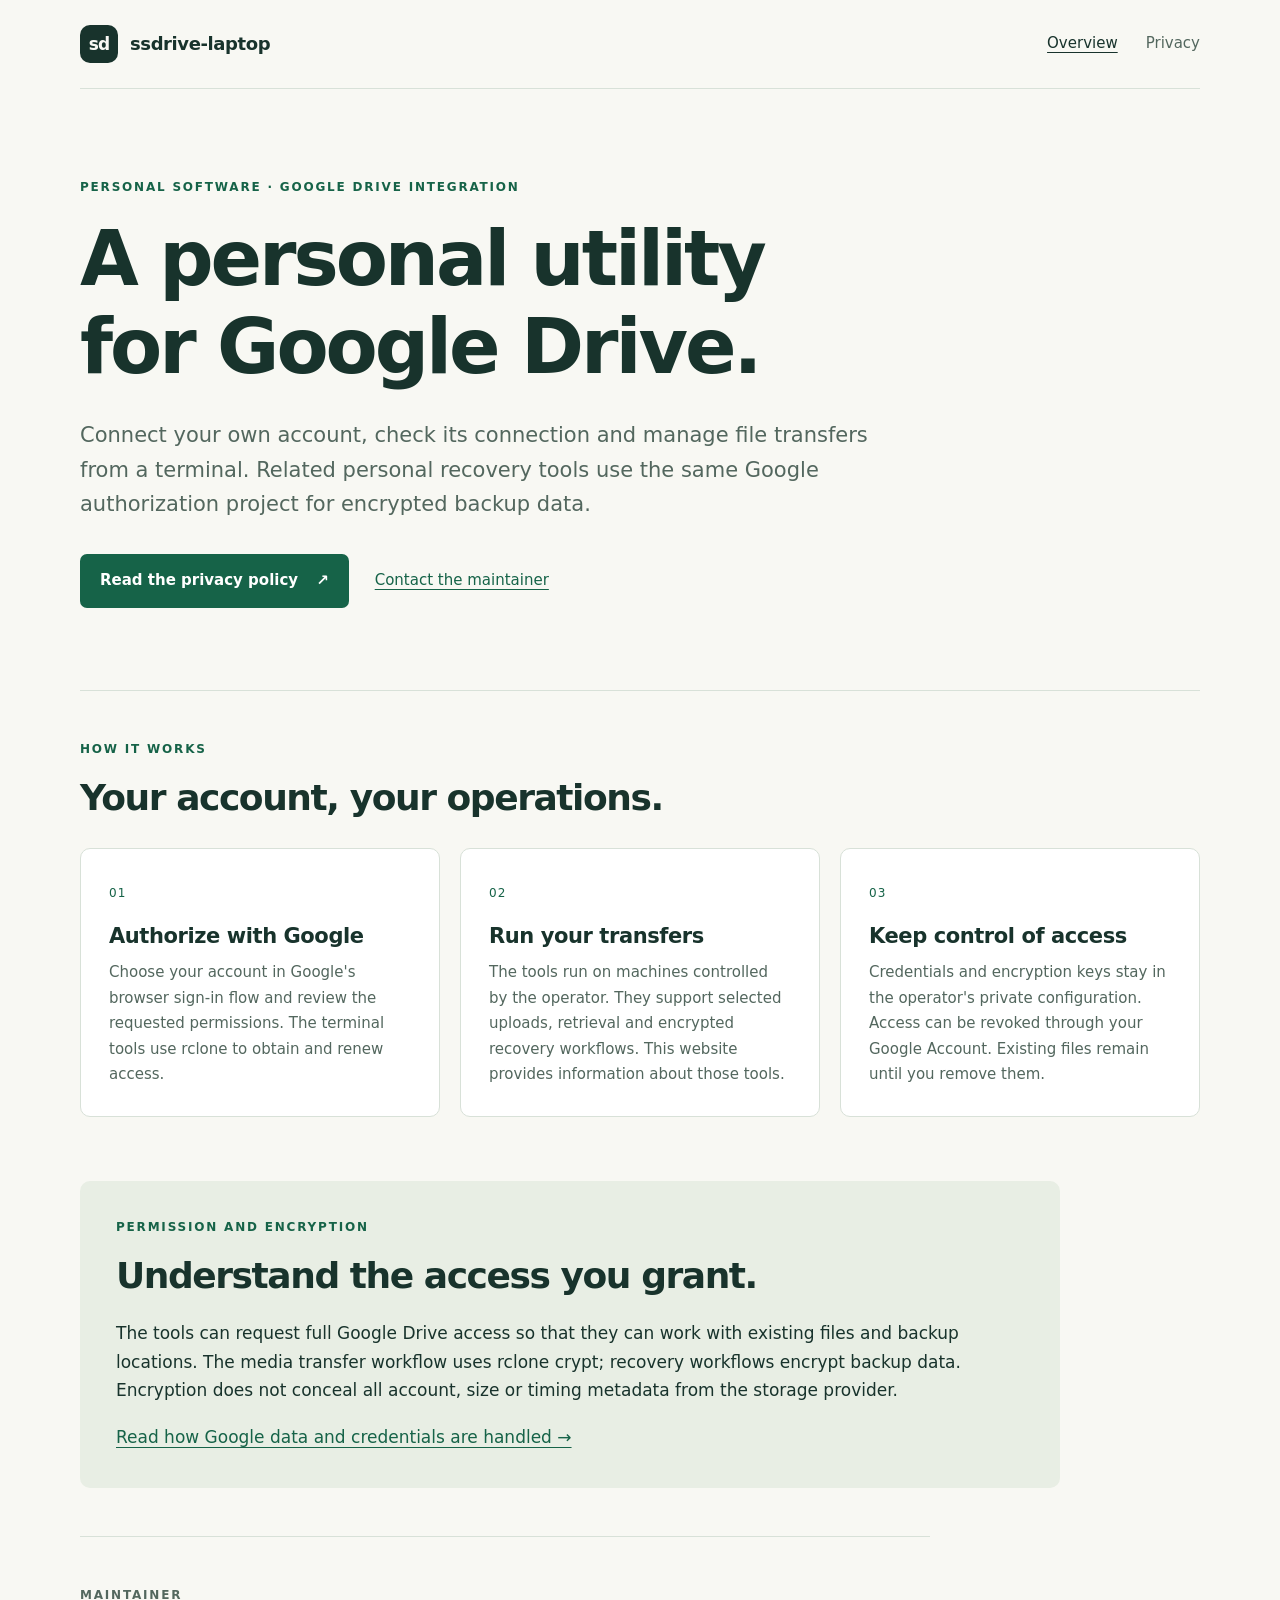
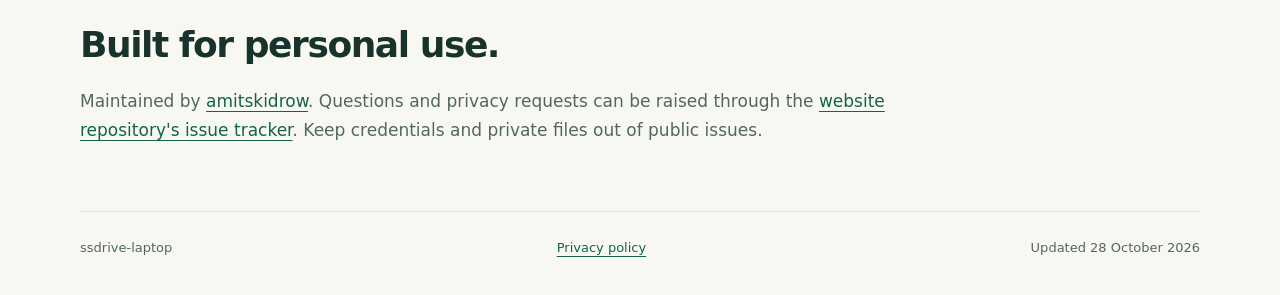
<file: index.html>
<!doctype html>
<html lang="en">
<head>
  <meta charset="utf-8">
  <meta name="viewport" content="width=device-width, initial-scale=1">
  <meta name="description" content="ssdrive-laptop: personal Google Drive connection, file transfer and encrypted backup utilities.">
  <link rel="canonical" href="https://amitskidrow.github.io/">
  <link rel="stylesheet" href="/styles.css">
  <title>ssdrive-laptop · Personal Google Drive tools</title>
</head>
<body>
  <a class="skip" href="#main">Skip to content</a>
  <header class="site-header wrap">
    <a class="brand" href="/" aria-label="ssdrive-laptop home"><span class="mark" aria-hidden="true">sd</span>ssdrive-laptop</a>
    <nav aria-label="Main navigation"><a href="/" aria-current="page">Overview</a><a href="/privacy/">Privacy</a></nav>
  </header>
  <main id="main" class="wrap">
    <section class="hero">
      <p class="eyebrow">Personal software · Google Drive integration</p>
      <h1>A personal utility<br>for Google Drive.</h1>
      <p class="lead">Connect your own account, check its connection and manage file transfers from a terminal. Related personal recovery tools use the same Google authorization project for encrypted backup data.</p>
      <div class="links"><a class="button" href="/privacy/">Read the privacy policy <span aria-hidden="true">↗</span></a><a href="https://github.com/amitskidrow/amitskidrow.github.io/issues">Contact the maintainer</a></div>
    </section>
    <section class="section" aria-labelledby="workflow">
      <div class="section-heading"><p class="eyebrow">How it works</p><h2 id="workflow">Your account, your operations.</h2></div>
      <div class="cards">
        <article><span class="number" aria-hidden="true">01</span><h3>Authorize with Google</h3><p>Choose your account in Google's browser sign-in flow and review the requested permissions. The terminal tools use rclone to obtain and renew access.</p></article>
        <article><span class="number" aria-hidden="true">02</span><h3>Run your transfers</h3><p>The tools run on machines controlled by the operator. They support selected uploads, retrieval and encrypted recovery workflows. This website provides information about those tools.</p></article>
        <article><span class="number" aria-hidden="true">03</span><h3>Keep control of access</h3><p>Credentials and encryption keys stay in the operator's private configuration. Access can be revoked through your Google Account. Existing files remain until you remove them.</p></article>
      </div>
    </section>
    <section class="section note" aria-labelledby="access">
      <p class="eyebrow">Permission and encryption</p><h2 id="access">Understand the access you grant.</h2>
      <p>The tools can request full Google Drive access so that they can work with existing files and backup locations. The media transfer workflow uses rclone crypt; recovery workflows encrypt backup data. Encryption does not conceal all account, size or timing metadata from the storage provider.</p>
      <p><a href="/privacy/">Read how Google data and credentials are handled →</a></p>
    </section>
    <section class="section contact" aria-labelledby="contact">
      <p class="eyebrow">Maintainer</p><h2 id="contact">Built for personal use.</h2>
      <p>Maintained by <a href="https://github.com/amitskidrow">amitskidrow</a>. Questions and privacy requests can be raised through the <a href="https://github.com/amitskidrow/amitskidrow.github.io/issues">website repository's issue tracker</a>. Keep credentials and private files out of public issues.</p>
    </section>
  </main>
  <footer class="site-footer wrap"><span>ssdrive-laptop</span><a href="/privacy/">Privacy policy</a><span>Updated 28 October 2026</span></footer>
</body>
</html>
</file>
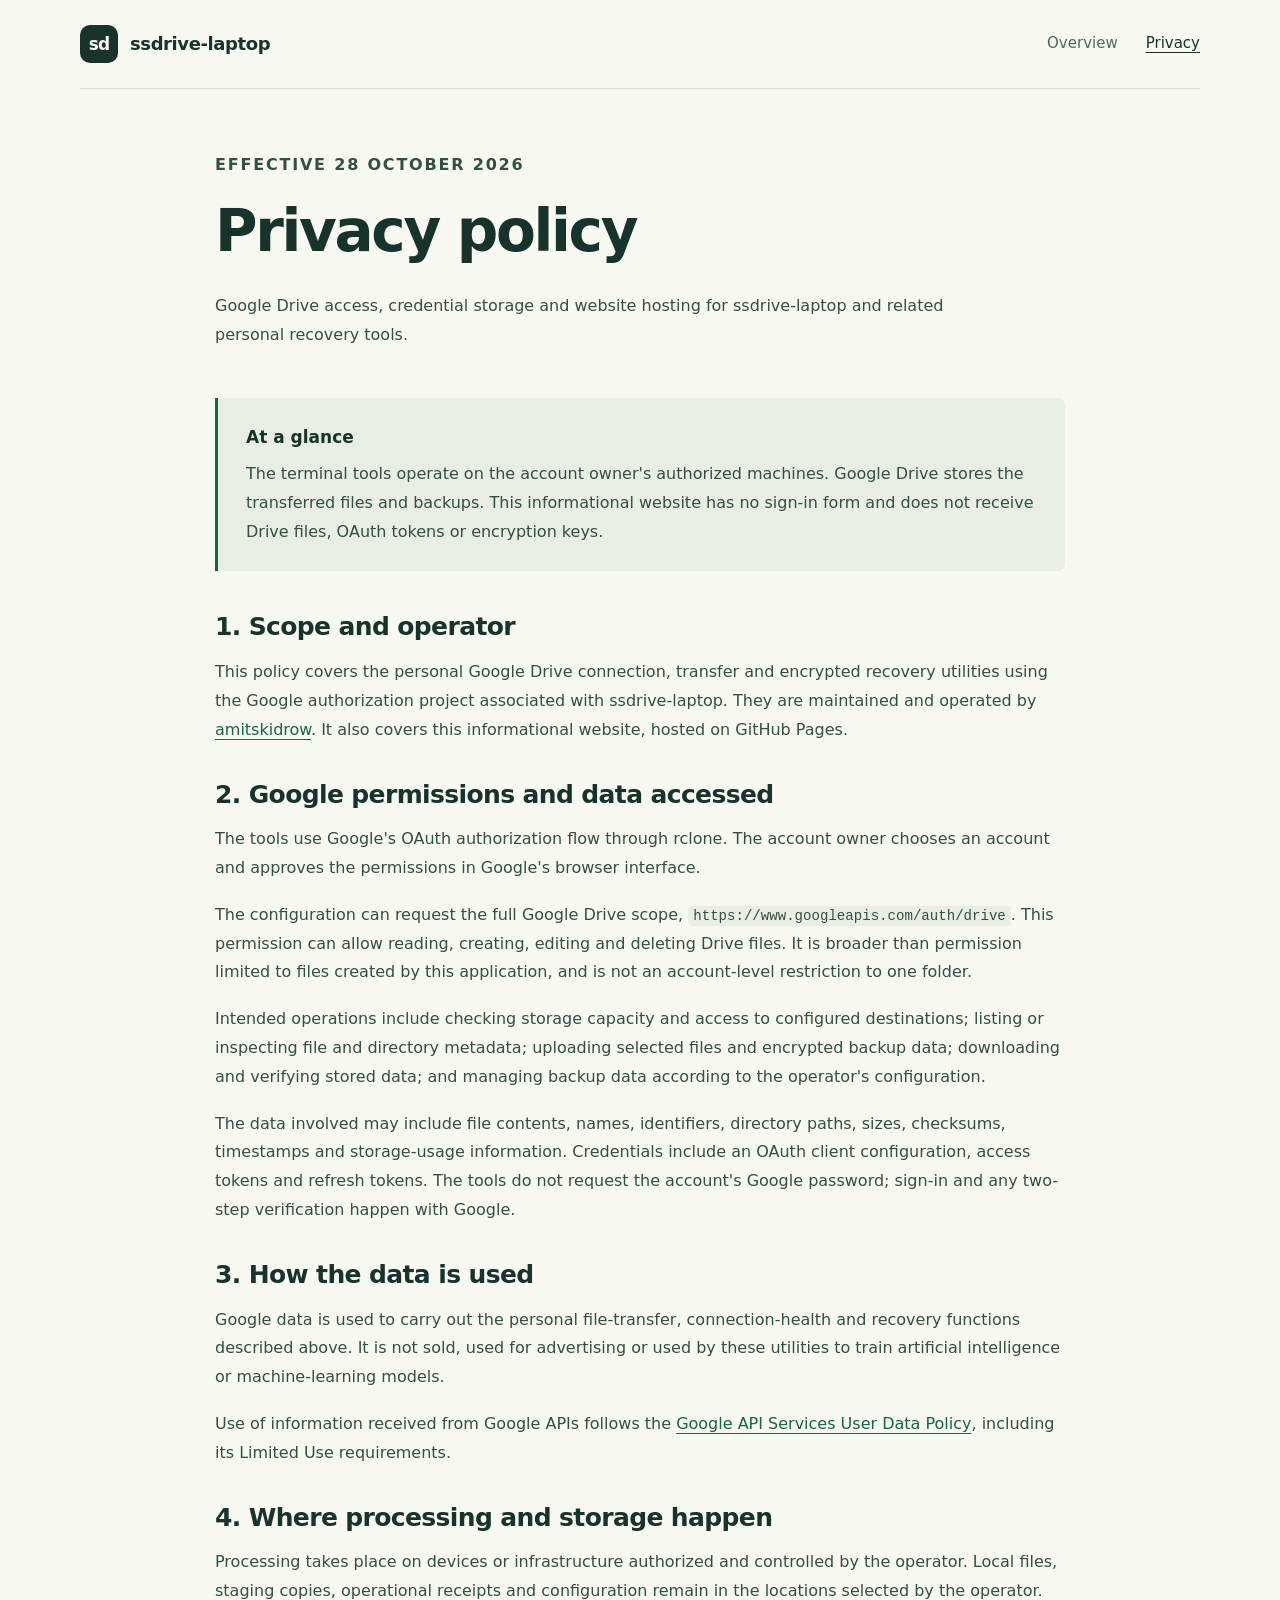
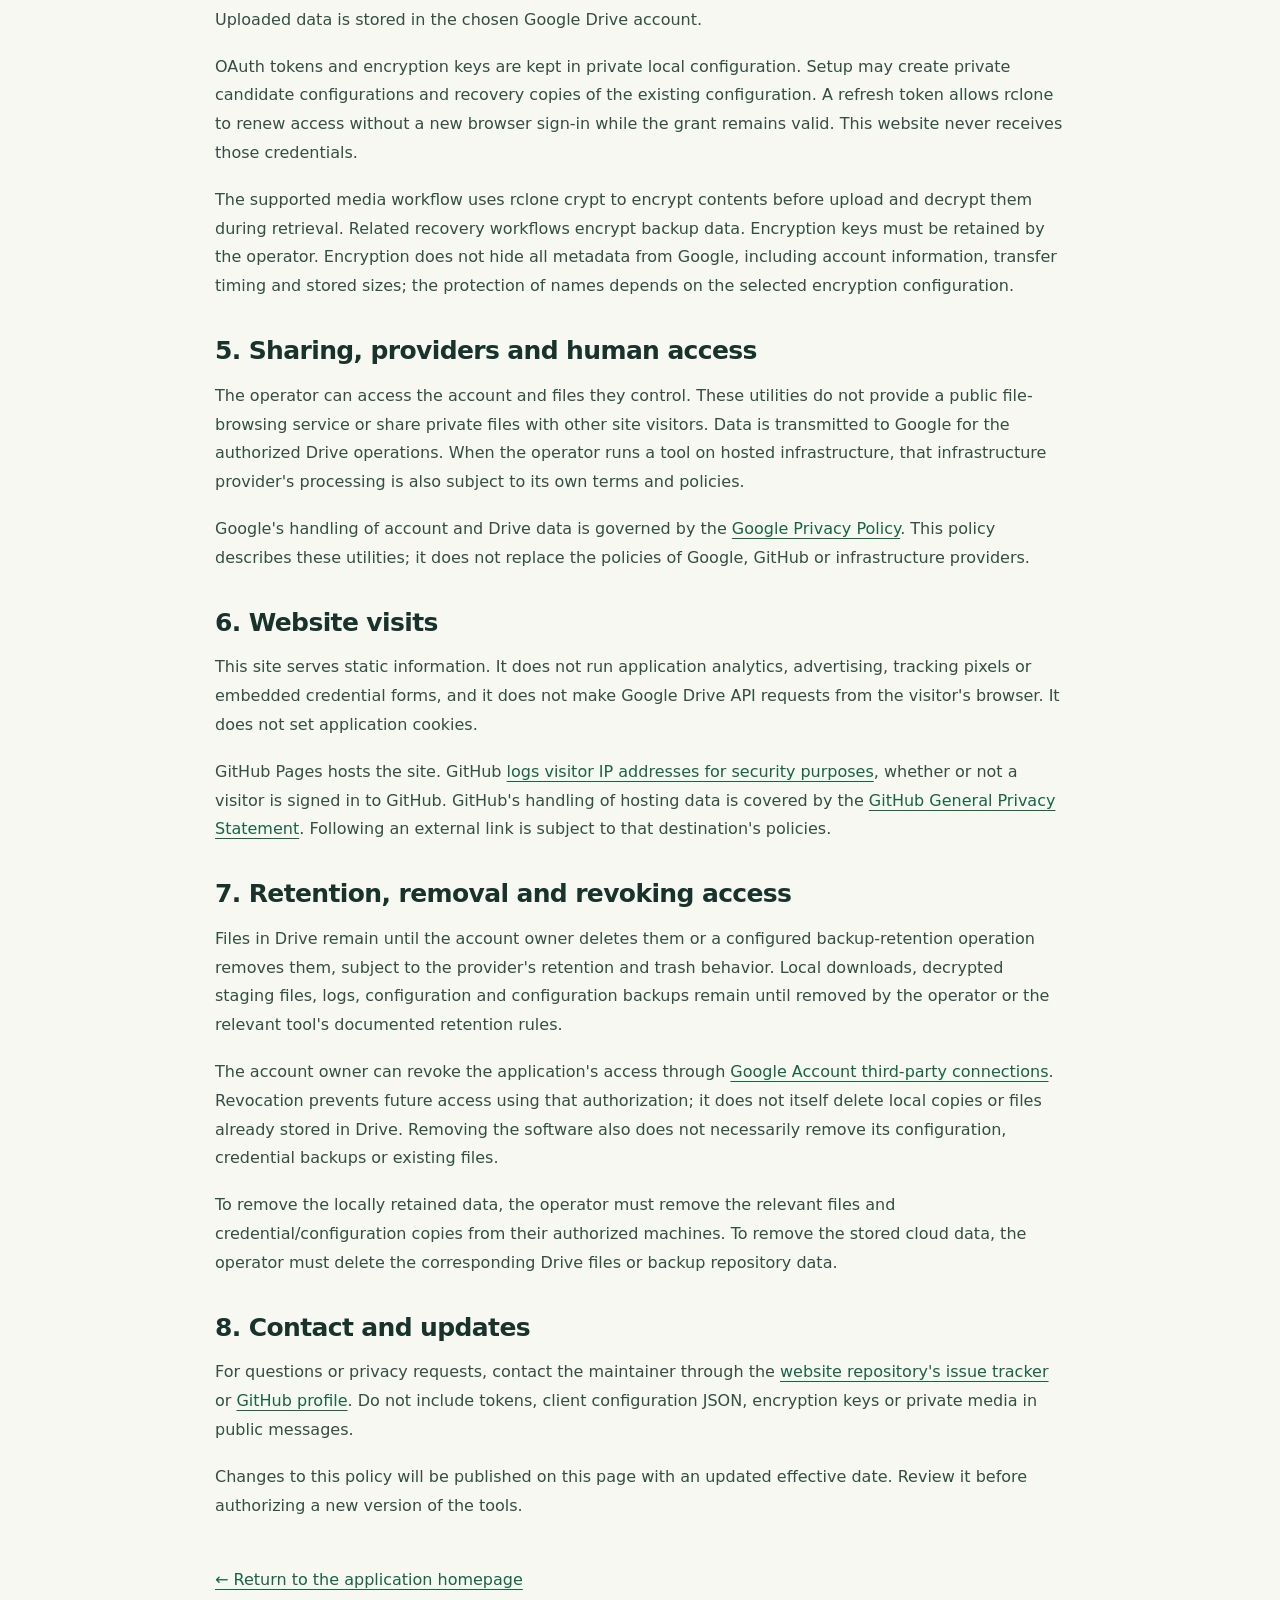
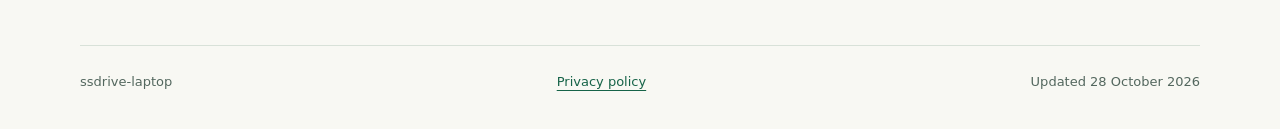
<file: privacy/index.html>
<!doctype html>
<html lang="en">
<head>
  <meta charset="utf-8">
  <meta name="viewport" content="width=device-width, initial-scale=1">
  <meta name="description" content="How ssdrive-laptop and related personal recovery tools handle Google Drive data, authorization credentials and website visits.">
  <link rel="canonical" href="https://amitskidrow.github.io/privacy/">
  <link rel="stylesheet" href="/styles.css">
  <title>Privacy policy · ssdrive-laptop</title>
</head>
<body>
  <a class="skip" href="#main">Skip to content</a>
  <header class="site-header wrap"><a class="brand" href="/" aria-label="ssdrive-laptop home"><span class="mark" aria-hidden="true">sd</span>ssdrive-laptop</a><nav aria-label="Main navigation"><a href="/">Overview</a><a href="/privacy/" aria-current="page">Privacy</a></nav></header>
  <main id="main" class="wrap policy">
    <div class="policy-heading"><p class="eyebrow">Effective 28 October 2026</p><h1>Privacy policy</h1><p class="lead">Google Drive access, credential storage and website hosting for ssdrive-laptop and related personal recovery tools.</p></div>
    <aside class="summary"><strong>At a glance</strong><p>The terminal tools operate on the account owner's authorized machines. Google Drive stores the transferred files and backups. This informational website has no sign-in form and does not receive Drive files, OAuth tokens or encryption keys.</p></aside>
    <section><h2>1. Scope and operator</h2><p>This policy covers the personal Google Drive connection, transfer and encrypted recovery utilities using the Google authorization project associated with ssdrive-laptop. They are maintained and operated by <a href="https://github.com/amitskidrow">amitskidrow</a>. It also covers this informational website, hosted on GitHub Pages.</p></section>
    <section><h2>2. Google permissions and data accessed</h2><p>The tools use Google's OAuth authorization flow through rclone. The account owner chooses an account and approves the permissions in Google's browser interface.</p><p>The configuration can request the full Google Drive scope, <code>https://www.googleapis.com/auth/drive</code>. This permission can allow reading, creating, editing and deleting Drive files. It is broader than permission limited to files created by this application, and is not an account-level restriction to one folder.</p><p>Intended operations include checking storage capacity and access to configured destinations; listing or inspecting file and directory metadata; uploading selected files and encrypted backup data; downloading and verifying stored data; and managing backup data according to the operator's configuration.</p><p>The data involved may include file contents, names, identifiers, directory paths, sizes, checksums, timestamps and storage-usage information. Credentials include an OAuth client configuration, access tokens and refresh tokens. The tools do not request the account's Google password; sign-in and any two-step verification happen with Google.</p></section>
    <section><h2>3. How the data is used</h2><p>Google data is used to carry out the personal file-transfer, connection-health and recovery functions described above. It is not sold, used for advertising or used by these utilities to train artificial intelligence or machine-learning models.</p><p>Use of information received from Google APIs follows the <a href="https://developers.google.com/terms/api-services-user-data-policy">Google API Services User Data Policy</a>, including its Limited Use requirements.</p></section>
    <section><h2>4. Where processing and storage happen</h2><p>Processing takes place on devices or infrastructure authorized and controlled by the operator. Local files, staging copies, operational receipts and configuration remain in the locations selected by the operator. Uploaded data is stored in the chosen Google Drive account.</p><p>OAuth tokens and encryption keys are kept in private local configuration. Setup may create private candidate configurations and recovery copies of the existing configuration. A refresh token allows rclone to renew access without a new browser sign-in while the grant remains valid. This website never receives those credentials.</p><p>The supported media workflow uses rclone crypt to encrypt contents before upload and decrypt them during retrieval. Related recovery workflows encrypt backup data. Encryption keys must be retained by the operator. Encryption does not hide all metadata from Google, including account information, transfer timing and stored sizes; the protection of names depends on the selected encryption configuration.</p></section>
    <section><h2>5. Sharing, providers and human access</h2><p>The operator can access the account and files they control. These utilities do not provide a public file-browsing service or share private files with other site visitors. Data is transmitted to Google for the authorized Drive operations. When the operator runs a tool on hosted infrastructure, that infrastructure provider's processing is also subject to its own terms and policies.</p><p>Google's handling of account and Drive data is governed by the <a href="https://policies.google.com/privacy">Google Privacy Policy</a>. This policy describes these utilities; it does not replace the policies of Google, GitHub or infrastructure providers.</p></section>
    <section><h2>6. Website visits</h2><p>This site serves static information. It does not run application analytics, advertising, tracking pixels or embedded credential forms, and it does not make Google Drive API requests from the visitor's browser. It does not set application cookies.</p><p>GitHub Pages hosts the site. GitHub <a href="https://docs.github.com/en/pages/getting-started-with-github-pages/what-is-github-pages#data-collection">logs visitor IP addresses for security purposes</a>, whether or not a visitor is signed in to GitHub. GitHub's handling of hosting data is covered by the <a href="https://docs.github.com/en/site-policy/privacy-policies/github-general-privacy-statement">GitHub General Privacy Statement</a>. Following an external link is subject to that destination's policies.</p></section>
    <section><h2>7. Retention, removal and revoking access</h2><p>Files in Drive remain until the account owner deletes them or a configured backup-retention operation removes them, subject to the provider's retention and trash behavior. Local downloads, decrypted staging files, logs, configuration and configuration backups remain until removed by the operator or the relevant tool's documented retention rules.</p><p>The account owner can revoke the application's access through <a href="https://myaccount.google.com/connections">Google Account third-party connections</a>. Revocation prevents future access using that authorization; it does not itself delete local copies or files already stored in Drive. Removing the software also does not necessarily remove its configuration, credential backups or existing files.</p><p>To remove the locally retained data, the operator must remove the relevant files and credential/configuration copies from their authorized machines. To remove the stored cloud data, the operator must delete the corresponding Drive files or backup repository data.</p></section>
    <section><h2>8. Contact and updates</h2><p>For questions or privacy requests, contact the maintainer through the <a href="https://github.com/amitskidrow/amitskidrow.github.io/issues">website repository's issue tracker</a> or <a href="https://github.com/amitskidrow">GitHub profile</a>. Do not include tokens, client configuration JSON, encryption keys or private media in public messages.</p><p>Changes to this policy will be published on this page with an updated effective date. Review it before authorizing a new version of the tools.</p></section>
    <p class="back-link"><a href="/">← Return to the application homepage</a></p>
  </main>
  <footer class="site-footer wrap"><span>ssdrive-laptop</span><a href="/privacy/">Privacy policy</a><span>Updated 28 October 2026</span></footer>
</body>
</html>
</file>
<file: styles.css>
:root{color-scheme:light;--paper:#f8f8f3;--ink:#18332c;--muted:#53675e;--line:#d8e1d8;--accent:#166348;--card:#fff;--soft:#e8eee4;font-family:Inter,ui-sans-serif,system-ui,-apple-system,BlinkMacSystemFont,"Segoe UI",sans-serif;font-synthesis:none}
*{box-sizing:border-box}html{scroll-behavior:smooth}body{margin:0;background:var(--paper);color:var(--ink);font-size:17px;line-height:1.7}a{color:var(--accent);text-underline-offset:4px;text-decoration-thickness:1px}a:hover{text-decoration-thickness:2px}a:focus-visible{outline:3px solid #b97712;outline-offset:5px;border-radius:3px}.wrap{width:min(1120px,calc(100% - 64px));margin-inline:auto}.site-header{display:flex;align-items:center;justify-content:space-between;gap:24px;padding-block:25px;border-bottom:1px solid var(--line)}.brand{display:flex;align-items:center;gap:12px;font-size:18px;font-weight:750;color:var(--ink);text-decoration:none;letter-spacing:-.4px}.mark{display:grid;place-items:center;width:38px;height:38px;background:var(--ink);color:var(--paper);border-radius:10px;font-weight:600;font-size:17px;letter-spacing:-1px}nav{display:flex;gap:28px;font-size:15px}nav a{color:var(--muted);text-decoration:none}nav a[aria-current]{color:var(--ink);text-decoration:underline}.hero{padding:88px 0 82px;max-width:900px}.eyebrow{font-size:12px;text-transform:uppercase;letter-spacing:1.8px;font-weight:750;color:var(--accent);margin:0 0 18px}h1,h2,h3{line-height:1.15;letter-spacing:-.04em;font-weight:650}h1{font-size:clamp(42px,6vw,76px);margin:0 0 28px}h2{font-size:clamp(26px,3.5vw,36px);margin:0 0 22px}h3{font-size:21px;letter-spacing:-.02em;margin:18px 0 12px}p{margin:0 0 18px}.lead{font-size:clamp(18px,2vw,21px);line-height:1.65;color:var(--muted);max-width:800px}.links{display:flex;align-items:center;gap:26px;flex-wrap:wrap;margin-top:32px;font-size:15px}.button{display:inline-flex;align-items:center;gap:18px;border-radius:7px;background:var(--accent);color:#fff;padding:14px 20px;text-decoration:none;font-weight:650}.button:hover{background:#104e39}.section{border-top:1px solid var(--line);padding:48px 0}.section-heading{margin-bottom:30px}.cards{display:grid;grid-template-columns:repeat(3,minmax(0,1fr));gap:20px}.cards article{padding:28px;background:var(--card);border:1px solid var(--line);border-radius:10px}.cards p{font-size:15px;color:var(--muted);margin:0}.number{font-size:12px;font-variant-numeric:tabular-nums;letter-spacing:1px;color:var(--accent)}.note{background:var(--soft);padding:36px;border:0;border-radius:10px;margin:16px 0 48px;max-width:980px}.note p{max-width:850px}.note p:last-child{margin:0}.contact{max-width:850px}.contact p{color:var(--muted)}.site-footer{border-top:1px solid var(--line);display:flex;flex-wrap:wrap;gap:22px;justify-content:space-between;padding-block:25px 36px;color:var(--muted);font-size:13px}.policy{max-width:850px}.policy-heading{padding:62px 0 20px}.policy h1{font-size:clamp(40px,5vw,58px)}.summary{background:var(--soft);padding:25px 28px;border-left:3px solid var(--accent);border-radius:0 7px 7px 0;margin:10px 0 42px}.summary p{margin:8px 0 0;font-size:16px}.policy section{margin:0 0 36px}.policy h2{font-size:25px;letter-spacing:-.025em;margin-bottom:16px}.policy p{font-size:16px;line-height:1.8;color:#334e43}.policy a{overflow-wrap:anywhere}code{font-family:ui-monospace,SFMono-Regular,monospace;background:var(--soft);font-size:.88em;padding:2px 5px;border-radius:4px;overflow-wrap:anywhere}.back-link{padding:10px 0 32px}.skip{position:absolute;left:20px;top:-100px;background:#fff;padding:10px;z-index:10}.skip:focus{top:10px}
@media(max-width:720px){.wrap{width:calc(100% - 36px)}.site-header{gap:14px;padding-block:18px}.brand{font-size:15px;gap:8px}.mark{width:32px;height:32px;font-size:15px}nav{gap:16px;font-size:13px}.hero{padding:56px 0 48px}.cards{grid-template-columns:1fr}.cards article{padding:24px}.section{padding-block:34px}.note{padding:26px;margin-bottom:34px}.links{gap:20px}.policy-heading{padding-top:42px}.summary{padding:22px}.site-footer{font-size:12px;gap:14px}.eyebrow{font-size:10px;letter-spacing:1.4px}}
@media(prefers-reduced-motion:reduce){html{scroll-behavior:auto}}
</file>
